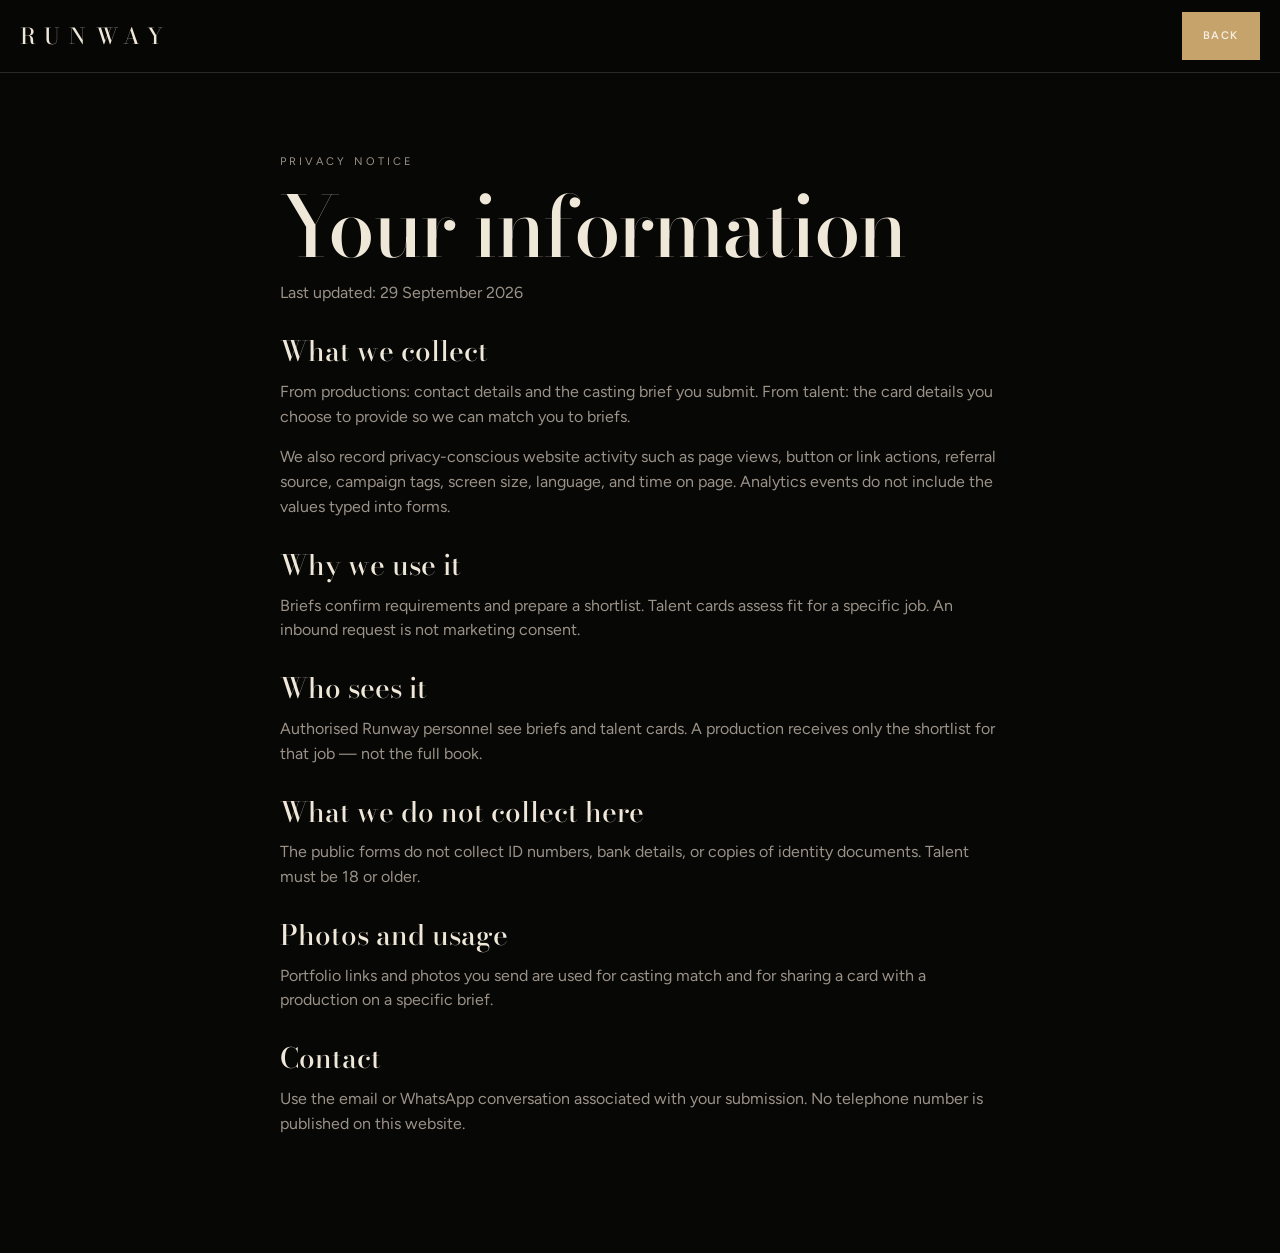
<file: privacy/index.html>
<!DOCTYPE html>
<html lang="en-ZA">
<head>
  <meta charset="utf-8">
  <meta name="viewport" content="width=device-width,initial-scale=1">
  <title>Privacy | Runway</title>
  <link rel="preconnect" href="https://fonts.googleapis.com">
  <link rel="preconnect" href="https://fonts.gstatic.com" crossorigin>
  <link href="https://fonts.googleapis.com/css2?family=Bodoni+Moda:ital,opsz,wght@0,6..96,500;1,6..96,500&family=Figtree:wght@400;500&display=swap" rel="stylesheet">
  <link rel="stylesheet" href="../assets/css/site.css">
  <link rel="icon" href="../assets/favicon.svg" type="image/svg+xml">
  <link rel="apple-touch-icon" href="../assets/favicon.svg">
</head>
<body>
<header class="nav">
  <div class="wrap nav-inner">
    <a class="brand" href="../">Runway</a>
    <nav class="nav-links"><a class="nav-cta" href="../">Back</a></nav>
  </div>
</header>
<main class="legal">
  <article class="narrow">
    <p class="kicker">Privacy notice</p>
    <h1>Your information</h1>
    <p>Last updated: 29 September 2026</p>
    <h2>What we collect</h2>
    <p>From productions: contact details and the casting brief you submit. From talent: the card details you choose to provide so we can match you to briefs.</p>
    <p>We also record privacy-conscious website activity such as page views, button or link actions, referral source, campaign tags, screen size, language, and time on page. Analytics events do not include the values typed into forms.</p>
    <h2>Why we use it</h2>
    <p>Briefs confirm requirements and prepare a shortlist. Talent cards assess fit for a specific job. An inbound request is not marketing consent.</p>
    <h2>Who sees it</h2>
    <p>Authorised Runway personnel see briefs and talent cards. A production receives only the shortlist for that job — not the full book.</p>
    <h2>What we do not collect here</h2>
    <p>The public forms do not collect ID numbers, bank details, or copies of identity documents. Talent must be 18 or older.</p>
    <h2>Photos and usage</h2>
    <p>Portfolio links and photos you send are used for casting match and for sharing a card with a production on a specific brief.</p>
    <h2>Contact</h2>
    <p>Use the email or WhatsApp conversation associated with your submission. No telephone number is published on this website.</p>
  </article>
</main>
<script type="module" src="../assets/js/analytics.js"></script>
</body>
</html>
</file>
<file: assets/css/site.css>
:root {
  --void: #070706;
  --studio: #10100e;
  --card: #161512;
  --bone: #efe7d8;
  --dust: #9b9287;
  --line: #2c2924;
  --gold: #c6a36a;
  --gold-dim: rgba(198, 163, 106, 0.16);
  --danger: #d46a5c;
  --serif: "Bodoni Moda", "Times New Roman", serif;
  --sans: "Figtree", system-ui, sans-serif;
}
* { box-sizing: border-box; }
html { scroll-behavior: smooth; }
body {
  margin: 0;
  background: var(--void);
  color: var(--bone);
  font-family: var(--sans);
  line-height: 1.55;
  -webkit-font-smoothing: antialiased;
}
a { color: inherit; }
img { max-width: 100%; display: block; }
button, input, select, textarea { font: inherit; color: inherit; }
button { cursor: pointer; }
[hidden] { display: none !important; }
:focus-visible { outline: 1px solid var(--gold); outline-offset: 3px; }
.wrap { width: min(1240px, calc(100% - 40px)); margin: auto; }
.narrow { width: min(720px, calc(100% - 40px)); margin: auto; }
.nav {
  position: sticky;
  top: 0;
  z-index: 40;
  background: rgba(7, 7, 6, 0.78);
  backdrop-filter: blur(16px);
  border-bottom: 1px solid var(--line);
}
.nav-inner {
  min-height: 72px;
  display: flex;
  align-items: center;
  justify-content: space-between;
  gap: 20px;
}
.brand {
  font-family: var(--serif);
  font-size: 22px;
  letter-spacing: 0.42em;
  text-transform: uppercase;
  text-decoration: none;
  font-weight: 500;
}
.nav-meta {
  color: #d8d0c4;
  font-size: 11px;
  letter-spacing: 0.22em;
  text-transform: uppercase;
}
.nav-links {
  display: flex;
  align-items: center;
  gap: 26px;
  font-size: 12px;
  letter-spacing: 0.16em;
  text-transform: uppercase;
  font-weight: 600;
}
.nav-links a {
  text-decoration: none;
  color: #f4eee3;
}
.nav-links a:hover { color: var(--gold); }
.button, .nav-cta {
  display: inline-flex;
  align-items: center;
  justify-content: center;
  min-height: 48px;
  padding: 12px 20px;
  border: 1px solid var(--gold);
  background: var(--gold);
  color: #14110c;
  text-decoration: none;
  letter-spacing: 0.14em;
  text-transform: uppercase;
  font-size: 11px;
  font-weight: 600;
}
.button.ghost, .button.secondary {
  background: transparent;
  color: var(--bone);
  border-color: var(--line);
}
.button.small { min-height: 38px; padding: 8px 14px; }
.button:disabled { opacity: 0.5; cursor: not-allowed; }
.hero {
  position: relative;
  min-height: calc(100vh - 72px);
  display: grid;
  grid-template-columns: 1.05fr 0.95fr;
  overflow: hidden;
}
.hero-copy {
  padding: clamp(48px, 8vw, 110px) 6vw 80px;
  display: flex;
  flex-direction: column;
  justify-content: flex-end;
}
.kicker {
  margin: 0 0 18px;
  font-size: 11px;
  letter-spacing: 0.28em;
  text-transform: uppercase;
  color: var(--gold);
}
h1, h2, h3 {
  font-family: var(--serif);
  font-weight: 500;
  line-height: 0.92;
  margin: 0;
}
h1 { font-size: clamp(64px, 10vw, 128px); letter-spacing: -0.03em; }
h1 em { font-style: italic; color: var(--gold); font-weight: 500; }
.lede {
  max-width: 460px;
  color: var(--dust);
  font-size: 17px;
  margin: 24px 0 32px;
  line-height: 1.6;
}
.hero-actions { display: flex; flex-wrap: wrap; gap: 10px; }
.hero-stage { position: relative; background: #0b0b0a; }
.polaroid {
  position: absolute;
  background: #ece4d4;
  color: #1a1612;
  padding: 10px 10px 34px;
  box-shadow: 0 24px 50px rgba(0, 0, 0, 0.45);
  width: min(46%, 280px);
}
.polaroid img {
  width: 100%;
  height: 280px;
  object-fit: cover;
  filter: grayscale(0.35) contrast(1.05);
}
.polaroid figcaption {
  font-family: var(--serif);
  font-size: 15px;
  margin-top: 8px;
  letter-spacing: 0.04em;
}
.p1 { top: 12%; left: 10%; rotate: -7deg; z-index: 2; }
.p2 { top: 22%; right: 8%; rotate: 6deg; z-index: 3; }
.p3 { bottom: 8%; left: 28%; rotate: -2deg; width: min(42%, 250px); z-index: 1; }
.p3 img { height: 200px; }
.strip {
  display: grid;
  grid-template-columns: repeat(4, 1fr);
  border-top: 1px solid var(--line);
  border-bottom: 1px solid var(--line);
}
.strip article {
  padding: 28px 24px;
  border-right: 1px solid var(--line);
  min-height: 160px;
}
.strip article:last-child { border-right: 0; }
.strip span {
  display: block;
  color: var(--gold);
  font-size: 11px;
  letter-spacing: 0.2em;
  text-transform: uppercase;
  margin-bottom: 18px;
}
.strip h3 { font-size: 32px; }
.doors { display: grid; grid-template-columns: 1fr 1fr; }
.door {
  min-height: 420px;
  padding: 48px 40px;
  display: flex;
  flex-direction: column;
  justify-content: flex-end;
  background-size: cover;
  background-position: center;
  position: relative;
}
.door:after {
  content: "";
  position: absolute;
  inset: 0;
  background: linear-gradient(180deg, rgba(7,7,6,0.15), rgba(7,7,6,0.86));
}
.door > * { position: relative; z-index: 1; }
.door h2 { font-size: clamp(40px, 5vw, 64px); margin: 10px 0 14px; }
.door p { color: #d7d0c4; max-width: 360px; margin-bottom: 22px; }
.door-talent { background-image: url("https://images.unsplash.com/photo-1524504388940-b1c1722653e1?auto=format&fit=crop&w=1400&q=80"); }
.door-agency { background-image: url("https://images.unsplash.com/photo-1534528741775-53994a69daeb?auto=format&fit=crop&w=1400&q=80"); }
.callsheet {
  padding: 88px 0 100px;
  background: var(--studio);
  border-top: 1px solid var(--line);
}
.section-head { max-width: 640px; margin-bottom: 32px; }
.section-head h2 { font-size: clamp(40px, 6vw, 72px); margin-bottom: 14px; }
.section-head p { color: var(--dust); }
.sheet {
  background: var(--card);
  border: 1px solid var(--line);
  padding: 28px;
}
.sheet-top {
  display: flex;
  justify-content: space-between;
  gap: 16px;
  margin-bottom: 22px;
  padding-bottom: 16px;
  border-bottom: 1px dashed var(--line);
  font-size: 11px;
  letter-spacing: 0.18em;
  text-transform: uppercase;
  color: var(--dust);
}
.steps {
  display: grid;
  grid-template-columns: repeat(4, 1fr);
  gap: 0;
  margin: 0 0 28px;
  padding: 0;
  list-style: none;
}
.steps li {
  padding: 10px 0 12px;
  border-bottom: 1px solid var(--line);
  color: var(--dust);
  font-size: 11px;
  letter-spacing: 0.14em;
  text-transform: uppercase;
}
.steps li.active { border-bottom-color: var(--gold); color: var(--bone); }
.form-step { display: grid; grid-template-columns: 1fr 1fr; gap: 16px; }
.field { display: flex; flex-direction: column; gap: 7px; }
.field.wide, .form-actions, .form-status { grid-column: 1 / -1; }
label, .legend {
  font-size: 11px;
  letter-spacing: 0.14em;
  text-transform: uppercase;
  color: var(--dust);
}
.control {
  width: 100%;
  min-height: 48px;
  border: 1px solid var(--line);
  background: #0d0c0b;
  color: var(--bone);
  padding: 12px 14px;
  border-radius: 0;
}
textarea.control { min-height: 120px; resize: vertical; }
.choice-grid { display: grid; grid-template-columns: 1fr 1fr; gap: 8px; }
.choice { position: relative; }
.choice input { position: absolute; opacity: 0; }
.choice label {
  display: block;
  padding: 14px;
  border: 1px solid var(--line);
  cursor: pointer;
  text-transform: none;
  letter-spacing: 0;
  font-size: 14px;
  color: var(--bone);
}
.choice input:checked + label {
  border-color: var(--gold);
  background: var(--gold-dim);
}
.form-actions { display: flex; justify-content: space-between; gap: 12px; margin-top: 10px; }
.form-status { min-height: 22px; color: var(--dust); }
.form-status.error { color: var(--danger); }
.honeypot { position: absolute; left: -9999px; }
.review-list, .summary-list { list-style: none; margin: 0; padding: 0; }
.review-list li, .summary-list li { padding: 12px 0; border-bottom: 1px solid var(--line); }
.review-list span, .summary-list span {
  display: block;
  font-size: 11px;
  letter-spacing: 0.12em;
  text-transform: uppercase;
  color: var(--dust);
}
.headcount { display: flex; align-items: baseline; justify-content: space-between; }
.headcount output { font-family: var(--serif); font-size: 48px; color: var(--gold); }
input[type=range] { width: 100%; accent-color: var(--gold); }
.footer {
  border-top: 1px solid var(--line);
  padding: 28px 0;
  color: var(--dust);
  font-size: 12px;
  letter-spacing: 0.08em;
  text-transform: uppercase;
}
.footer-inner { display: flex; justify-content: space-between; gap: 16px; flex-wrap: wrap; }
.legal { padding: 80px 0 100px; }
.legal h1 { font-size: clamp(48px, 8vw, 84px); margin-bottom: 16px; }
.legal h2 { font-size: 28px; margin: 32px 0 10px; }
.legal p { color: var(--dust); }
.member-shell { min-height: 100vh; background: var(--void); }
.auth-card {
  width: min(480px, calc(100% - 32px));
  margin: 8vh auto;
  background: var(--card);
  border: 1px solid var(--line);
  padding: 36px 32px;
}
.auth-card h1 { font-size: 56px; margin-bottom: 10px; }
.auth-card > p { color: var(--dust); }
.dash { padding: 40px 0 90px; }
.dash-head {
  display: flex;
  justify-content: space-between;
  gap: 16px;
  align-items: end;
  margin-bottom: 28px;
}
.dash-head h1 { font-size: clamp(44px, 6vw, 72px); }
.filters { display: flex; flex-wrap: wrap; gap: 8px; margin-bottom: 22px; }
.filters button, .filters select {
  border: 1px solid var(--line);
  background: transparent;
  color: var(--dust);
  padding: 9px 12px;
  text-transform: uppercase;
  letter-spacing: 0.12em;
  font-size: 11px;
}
.filters button.on, .filters button:hover {
  border-color: var(--gold);
  color: var(--bone);
}
.grid-book {
  display: grid;
  grid-template-columns: repeat(3, 1fr);
  gap: 18px;
}
.talent-card {
  background: #ece4d4;
  color: #1a1612;
  padding: 12px 12px 18px;
}
.talent-photo {
  height: 280px;
  background: #cfc3b0 center/cover no-repeat;
  display: grid;
  place-items: center;
  font-family: var(--serif);
  font-size: 72px;
  color: #7b6e62;
}
.talent-card h3 {
  margin: 14px 6px 4px;
  font-size: 30px;
  color: #1a1612;
}
.talent-card p {
  margin: 0 6px 10px;
  color: #5d564d;
  font-size: 13px;
}
.talent-meta {
  display: flex;
  flex-wrap: wrap;
  gap: 6px;
  margin: 0 6px 14px;
}
.chip {
  border: 1px solid #cfc3b0;
  padding: 3px 7px;
  font-size: 10px;
  letter-spacing: 0.08em;
  text-transform: uppercase;
}
.talent-card .button {
  margin: 0 6px;
  width: calc(100% - 12px);
}
.booking {
  background: var(--card);
  border: 1px solid var(--line);
  padding: 16px;
  margin-bottom: 10px;
}
.booking strong { font-family: var(--serif); font-size: 24px; display: block; margin-bottom: 6px; }
.notice {
  padding: 14px;
  border: 1px solid var(--line);
  background: var(--card);
  color: var(--dust);
  margin-bottom: 16px;
}
.status-pill {
  display: inline-block;
  margin-top: 8px;
  padding: 4px 8px;
  border: 1px solid var(--gold);
  color: var(--gold);
  font-size: 10px;
  letter-spacing: 0.14em;
  text-transform: uppercase;
}
.status-pill.declined { border-color: var(--danger); color: var(--danger); }
.status-pill.accepted, .status-pill.held { border-color: #7dba8a; color: #7dba8a; }
.dialog-backdrop {
  position: fixed;
  inset: 0;
  z-index: 80;
  display: grid;
  place-items: center;
  background: rgba(0, 0, 0, 0.72);
  padding: 16px;
}
.dialog {
  width: min(560px, 100%);
  background: var(--studio);
  border: 1px solid var(--line);
  max-height: 90vh;
  overflow: auto;
}
.dialog-head {
  display: flex;
  justify-content: space-between;
  align-items: center;
  padding: 16px 20px;
  border-bottom: 1px solid var(--line);
}
.dialog-body { padding: 20px; }
.dialog-body .field { margin-bottom: 12px; }
@media (max-width: 900px) {
  .hero, .doors, .strip, .form-step, .grid-book, .choice-grid, .steps {
    grid-template-columns: 1fr;
  }
  .hero { min-height: auto; }
  .hero-stage { min-height: 520px; }
  .nav-links a:not(.nav-cta) { display: none; }
  .nav-meta { display: none; }
  .strip article { border-right: 0; border-bottom: 1px solid var(--line); }
}
</file>
